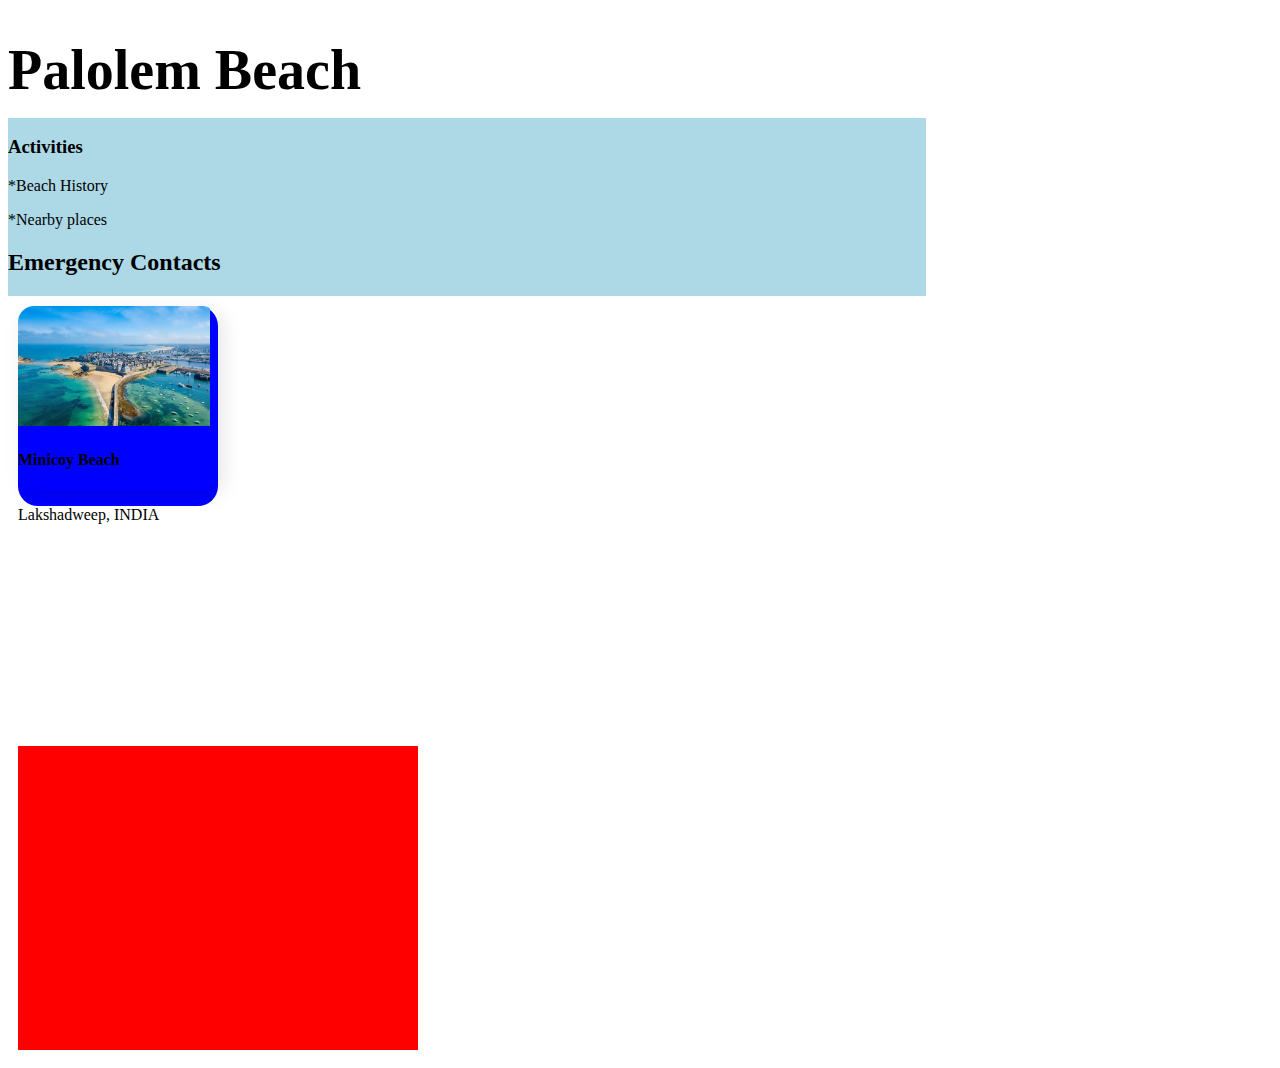
<file: palolem.html>
<!DOCTYPE html>
<html lang="en">
<head>
    <meta charset="UTF-8">
    <meta name="viewport" content="width=device-width, initial-scale=1.0">
    <link rel="stylesheet" href="stylepalolem.css">
    <title>Document</title>
</head>
<body>
    <script src="https://static.elfsight.com/platform/platform.js" async></script>
    <!--<div class="elfsight-app-0e3bf05b-60a4-4017-9c7f-c80d1fef0776" data-elfsight-app-lazy></div> -->
    <h1>Palolem Beach</h1>
    <div class="container">
        <div class="box1">

            <div class="Highlights">
                <h3>Activities</h3>
                *Beach History
                <p>*Nearby places</p>
                <h2>Emergency Contacts</h2>
                <script src="https://static.elfsight.com/platform/platform.js" async></script>
            <div class="elfsight-app-b16499c4-fcb4-4868-8b03-9d2f032cfec5" data-elfsight-app-lazy></div> <!-- Call Api-->
            </div>

            <script src="https://static.elfsight.com/platform/platform.js" async></script>
            <div class="elfsight-app-01b0a63d-7482-45da-85c2-87fffd80f60a" data-elfsight-app-lazy></div> <!--Weather Api-->

            <script src="https://static.elfsight.com/platform/platform.js" async></script>
            <div class="elfsight-app-b16499c4-fcb4-4868-8b03-9d2f032cfec5" data-elfsight-app-lazy></div>  <!--Call Api-->
        </div>




        <div class="box2">
            <div class="Resturants">
                
                <div class="popular__card">
                    <img src="assets/Saint Malo.webp" height = "120px" alt="popular hotel" />
                    
                        <h4>Minicoy Beach</h4>
                        <h4></h4>
                      </div>
                      <p>Lakshadweep, INDIA</p>
                     </div>   
                
            </div>
            <div class="maps">
                <iframe src="https://www.google.com/maps/embed?pb=!1m18!1m12!1m3!1d4261.157860655346!2d74.01898784298123!3d15.00911992487156!2m3!1f0!2f0!3f0!3m2!1i1024!2i768!4f13.1!3m3!1m2!1s0x3bbe4551d05b02bb%3A0x1e1bc67d4b0fbbf5!2sPalolem%20Beach!5e0!3m2!1sen!2sin!4v1729142821060!5m2!1sen!2sin" width="400" height="300" style="border: 2px; border-radius: 8px;" allowfullscreen="" loading="lazy" referrerpolicy="no-referrer-when-downgrade"></iframe>
            </div>
        </div>


        
        
        <script src="https://static.elfsight.com/platform/platform.js" async></script>
        <div class="elfsight-app-be19f6d5-c927-4961-8796-e510c8934467" data-elfsight-app-lazy></div>







        


    </div>
</body>
</html>
</file>
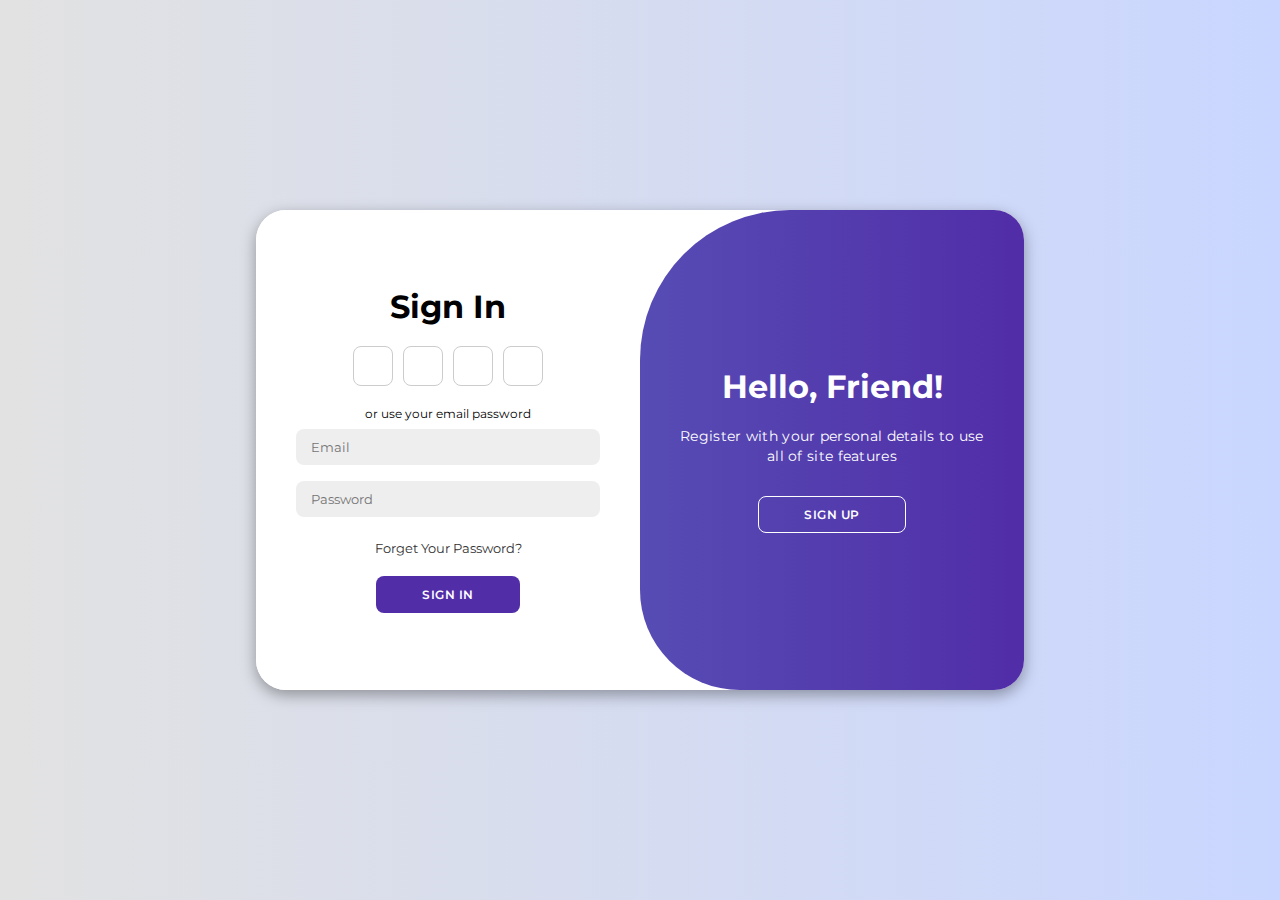
<file: signUp.html>
<!DOCTYPE html>
<html lang="en">
<head>
    <meta charset="UTF-8">
    <meta name="viewport" content="width=device-width, initial-scale=1.0">
    <title>Document</title>
    <link rel="stylesheet" href="signUp.css">
    <link rel="stylesheet" href="https://cdnjs.cloudflare.com/ajax/libs/font-awesome/6.6.0/css/all.min.css" integrity="sha512-Kc323vGBEqzTmouAECnVceyQqyqdsSiqLQISBL29aUW4U/M7pSPA/gEUZQqv1cwx4OnYxTxve5UMg5GT6L4JJg==" crossorigin="anonymous" referrerpolicy="no-referrer" />
</head>
<body>
    <div class="container" id="container">
        <div class="form-container sign-up">
            <form>
                <h1>Create Account</h1>
                <div class="social-icons">
                    <a href="#" class="icon"><i class="fa-brands fa-google-plus-g"></i></a>
                    <a href="#" class="icon"><i class="fa-brands fa-facebook-f"></i></a>
                    <a href="#" class="icon"><i class="fa-brands fa-github"></i></a>
                    <a href="#" class="icon"><i class="fa-brands fa-linkedin-in"></i></a>
                </div>
                <span>or use your email for registeration</span>
                <input type="text" placeholder="Name">
                <input type="email" placeholder="Email">
                <input type="password" placeholder="Password">
                <button>Sign Up</button>
            </form>
        </div>
        <div class="form-container sign-in">
            <form>
                <h1>Sign In</h1>
                <div class="social-icons">
                    <a href="#" class="icon"><i class="fa-brands fa-google-plus-g"></i></a>
                    <a href="#" class="icon"><i class="fa-brands fa-facebook-f"></i></a>
                    <a href="#" class="icon"><i class="fa-brands fa-github"></i></a>
                    <a href="#" class="icon"><i class="fa-brands fa-linkedin-in"></i></a>
                </div>
                <span>or use your email password</span>
                <input type="email" placeholder="Email">
                <input type="password" placeholder="Password">
                <a href="#">Forget Your Password?</a>
                <button>Sign In</button>
            </form>
        </div>
        <div class="toggle-container">
            <div class="toggle">
                <div class="toggle-panel toggle-left">
                    <h1>Welcome Back!</h1>
                    <p>Enter your personal details to use all of site features</p>
                    <button class="hidden" id="login">Sign In</button>
                </div>
                <div class="toggle-panel toggle-right">
                    <h1>Hello, Friend!</h1>
                    <p>Register with your personal details to use all of site features</p>
                    <button class="hidden" id="register">Sign Up</button>
                </div>
            </div>
        </div>
    </div>
    <script src="signUp.js"></script>
</body>
</html>
</file>
<file: stylepalolem.css>
@import url("https://fonts.googleapis.com/css2?family=Poppins:wght@400;500;600;700;800&display=swap");

h1{
    margin-bottom: 1rem;
  font-size: 3.5rem;
  line-height: 4rem;
  font-weight: 600;
}
.container{
    display: grid;
    grid-template-rows: 1fx 2fx 1fx;
}
.Highlights{
    background-color: #add8e6;
    margin-right: 30px;
    
}

.Resturants{
    background-color: aquamarine;
    margin: 10px 30px 10px 10px;
    background-color: blue;
    height: 200px;
    width: 200px;
    border-radius: 20px;
   
}

.box1{
    display: grid;
    grid-template-columns: 3fr 1fr;
    
    
}

.box2{
    display: grid;
    grid-template-rows: 1fr 1fr;

}
.maps{
    background-color: red;
    margin: 10px;
    width: 400px;
}






.popular__grid {
    margin-top: 4rem;
    display: grid;
    grid-template-columns: repeat(3, 1fr);
    gap: 2rem;
  }
  
  .popular__card {
    overflow: hidden;
    border-radius: 1rem;
    box-shadow: 5px 5px 20px rgba(0, 0, 0, 0.1);
  }
  
  .popular__content {
    padding: 1rem;
  }
  
  .popular__card__header {
    display: flex;
    align-items: center;
    justify-content: space-between;
    gap: 1rem;
    margin-bottom: 0.5rem;
  }
  
  .popular__card__header h4 {
    font-size: 1.2rem;
    font-weight: 600;
    color: var(--text-dark);
  }
  
  .popular__content p {
    color: var(--text-light);
  }
</file>
<file: signUp.css>
@import url('https://fonts.googleapis.com/css2?family=Montserrat:wght@300;400;500;600;700&display=swap');

*{
    margin: 0;
    padding: 0;
    box-sizing: border-box;
    font-family: 'Montserrat', sans-serif;
}

body{
    background-color: #c9d6ff;
    background: linear-gradient(to right, #e2e2e2, #c9d6ff);
    display: flex;
    align-items: center;
    justify-content: center;
    flex-direction: column;
    height: 100vh;
}

.container{
    background-color: #fff;
    border-radius: 30px;
    box-shadow: 0 5px 15px rgba(0, 0, 0, 0.35);
    position: relative;
    overflow: hidden;
    width: 768px;
    max-width: 100%;
    min-height: 480px;
}

.container p{
    font-size: 14px;
    line-height: 20px;
    letter-spacing: 0.3px;
    margin: 20px 0;
}

.container span{
    font-size: 12px;
}

.container a{
    color: #333;
    font-size: 13px;
    text-decoration: none;
    margin: 15px 0 10px;
}

.container button{
    background-color: #512da8;
    color: #fff;
    font-size: 12px;
    padding: 10px 45px;
    border: 1px solid transparent;
    border-radius: 8px;
    font-weight: 600;
    letter-spacing: 0.5px;
    text-transform: uppercase;
    margin-top: 10px;
    cursor: pointer;
}

.container button.hidden{
    background-color: transparent;
    border-color: #fff;
}

.container form{
    background-color: #fff;
    display: flex;
    align-items: center;
    justify-content: center;
    flex-direction: column;
    padding: 0 40px;
    height: 100%;
}

.container input{
    background-color: #eee;
    border: none;
    margin: 8px 0;
    padding: 10px 15px;
    font-size: 13px;
    border-radius: 8px;
    width: 100%;
    outline: none;
}

.form-container{
    position: absolute;
    top: 0;
    height: 100%;
    transition: all 0.6s ease-in-out;
}

.sign-in{
    left: 0;
    width: 50%;
    z-index: 2;
}

.container.active .sign-in{
    transform: translateX(100%);
}

.sign-up{
    left: 0;
    width: 50%;
    opacity: 0;
    z-index: 1;
}

.container.active .sign-up{
    transform: translateX(100%);
    opacity: 1;
    z-index: 5;
    animation: move 0.6s;
}

@keyframes move{
    0%, 49.99%{
        opacity: 0;
        z-index: 1;
    }
    50%, 100%{
        opacity: 1;
        z-index: 5;
    }
}

.social-icons{
    margin: 20px 0;
}

.social-icons a{
    border: 1px solid #ccc;
    border-radius: 20%;
    display: inline-flex;
    justify-content: center;
    align-items: center;
    margin: 0 3px;
    width: 40px;
    height: 40px;
}

.toggle-container{
    position: absolute;
    top: 0;
    left: 50%;
    width: 50%;
    height: 100%;
    overflow: hidden;
    transition: all 0.6s ease-in-out;
    border-radius: 150px 0 0 100px;
    z-index: 1000;
}

.container.active .toggle-container{
    transform: translateX(-100%);
    border-radius: 0 150px 100px 0;
}

.toggle{
    background-color: #512da8;
    height: 100%;
    background: linear-gradient(to right, #5c6bc0, #512da8);
    color: #fff;
    position: relative;
    left: -100%;
    height: 100%;
    width: 200%;
    transform: translateX(0);
    transition: all 0.6s ease-in-out;
}

.container.active .toggle{
    transform: translateX(50%);
}

.toggle-panel{
    position: absolute;
    width: 50%;
    height: 100%;
    display: flex;
    align-items: center;
    justify-content: center;
    flex-direction: column;
    padding: 0 30px;
    text-align: center;
    top: 0;
    transform: translateX(0);
    transition: all 0.6s ease-in-out;
}

.toggle-left{
    transform: translateX(-200%);
}

.container.active .toggle-left{
    transform: translateX(0);
}

.toggle-right{
    right: 0;
    transform: translateX(0);
}

.container.active .toggle-right{
    transform: translateX(200%);
}
</file>
